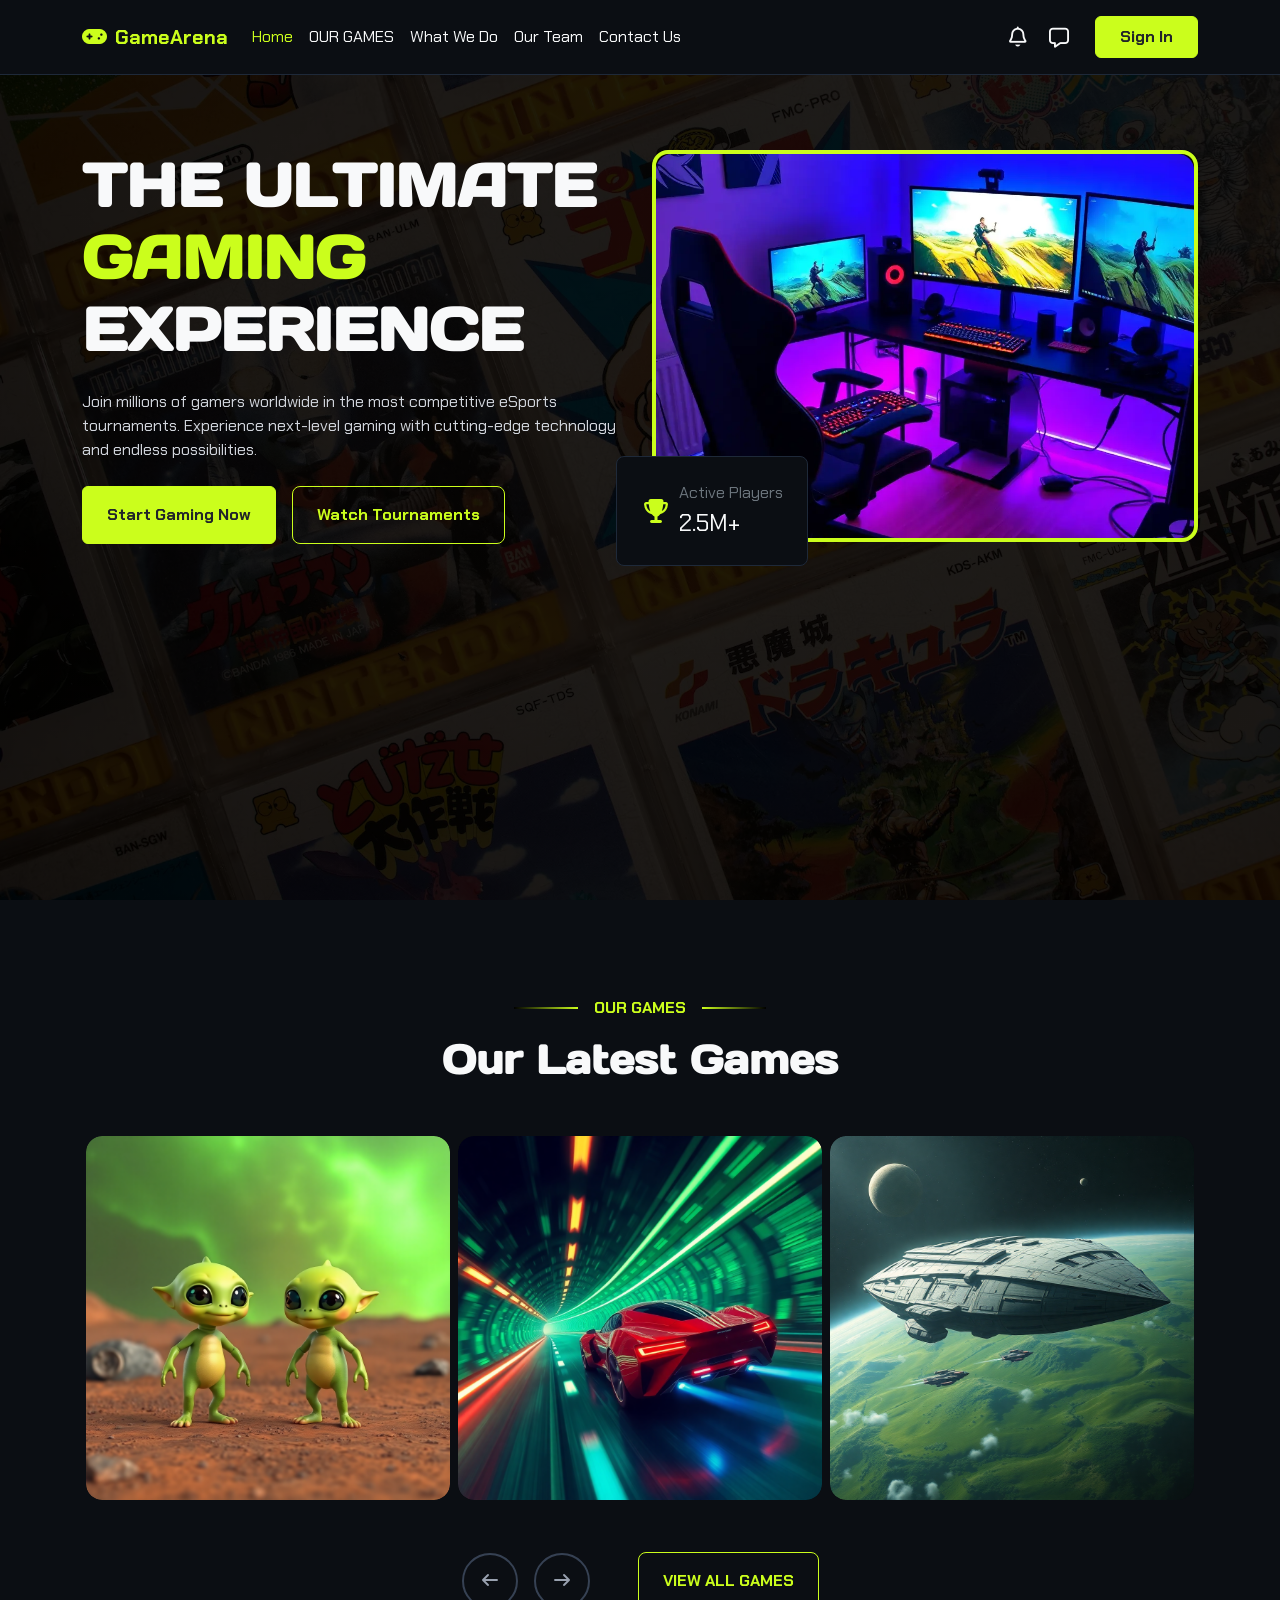
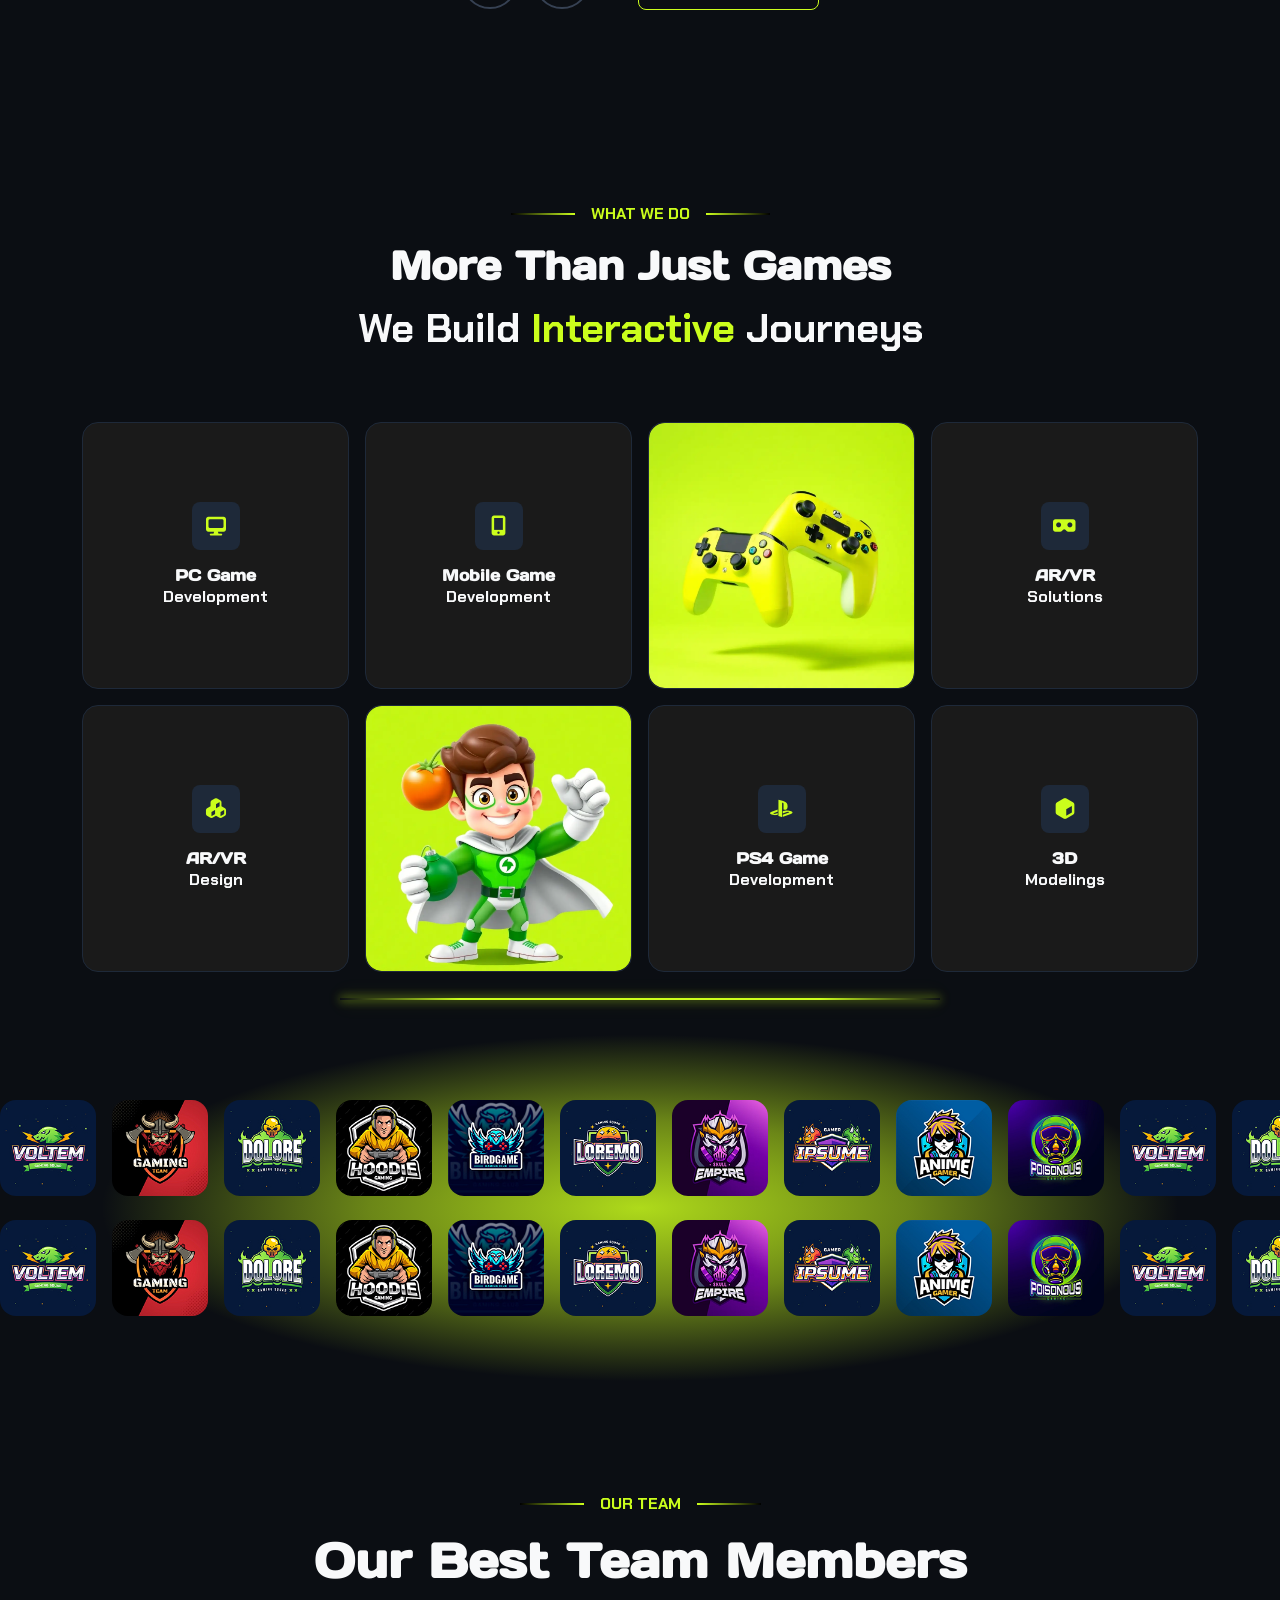
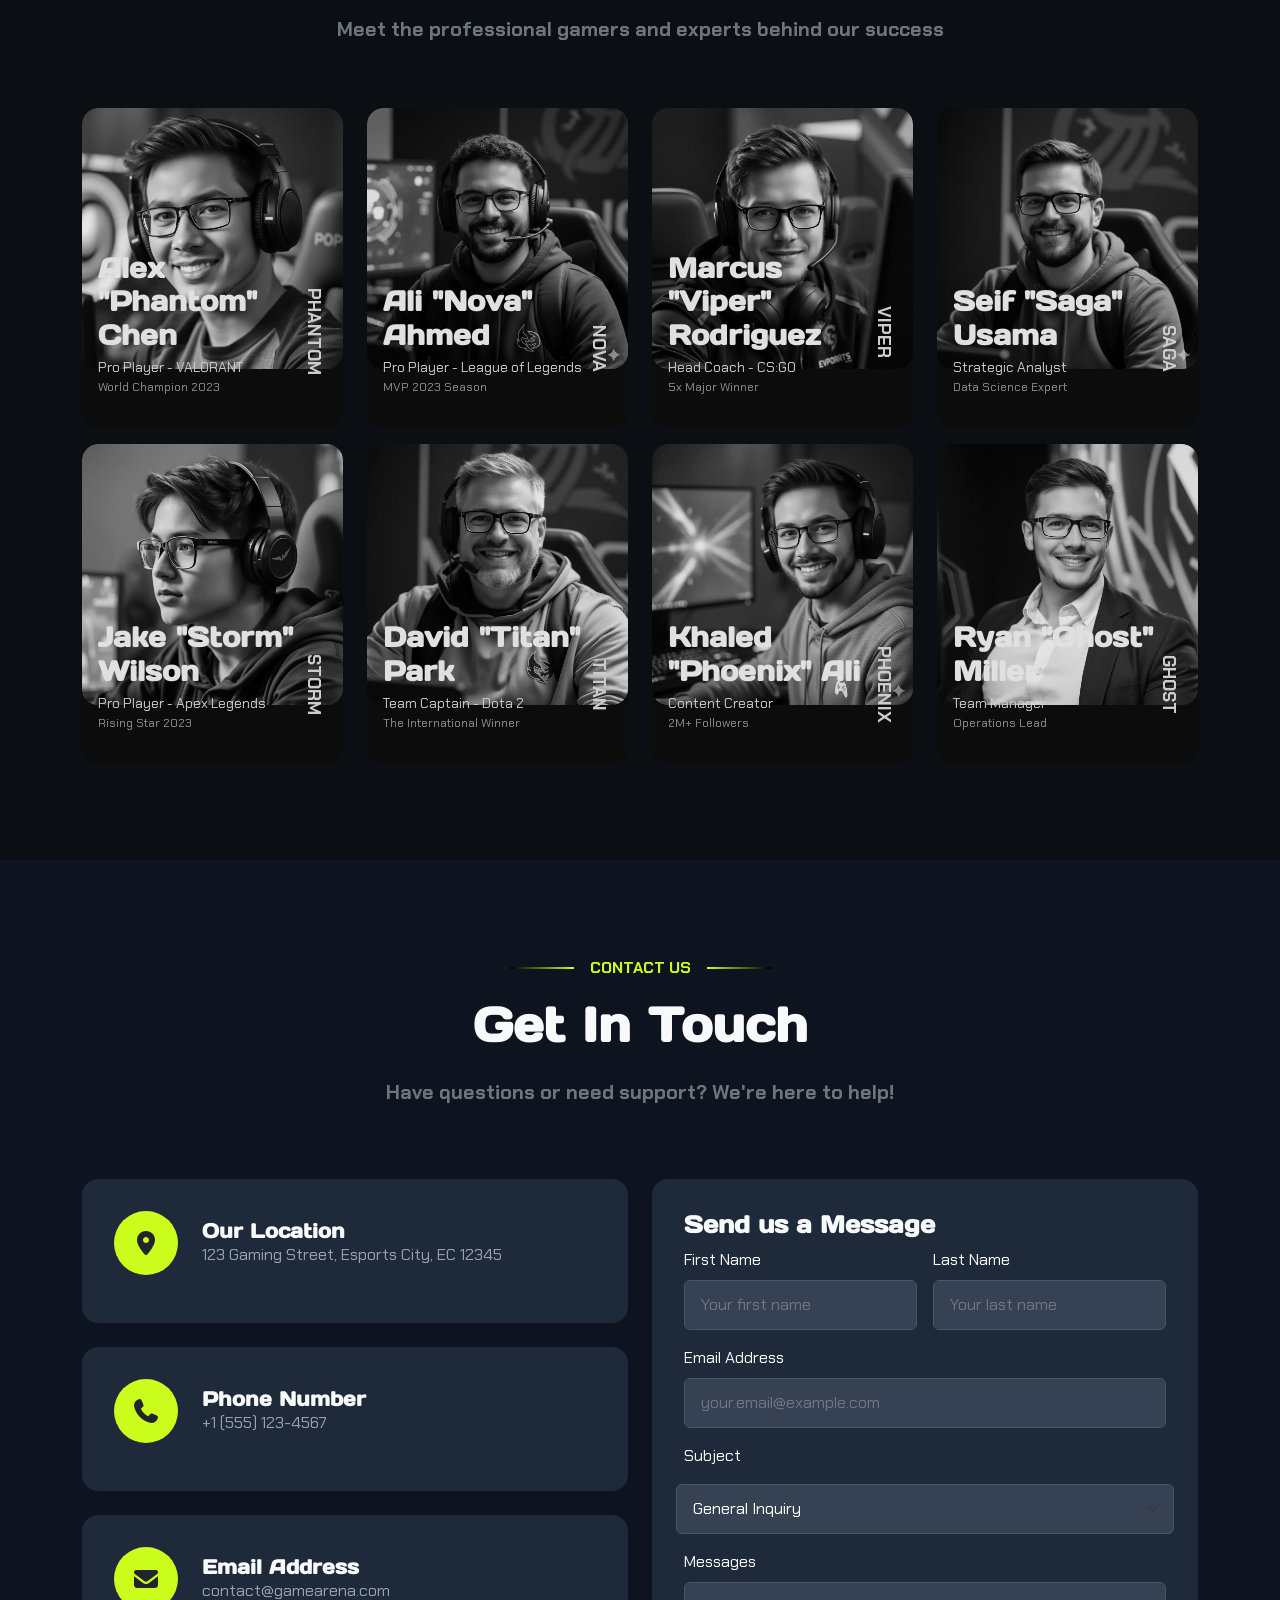
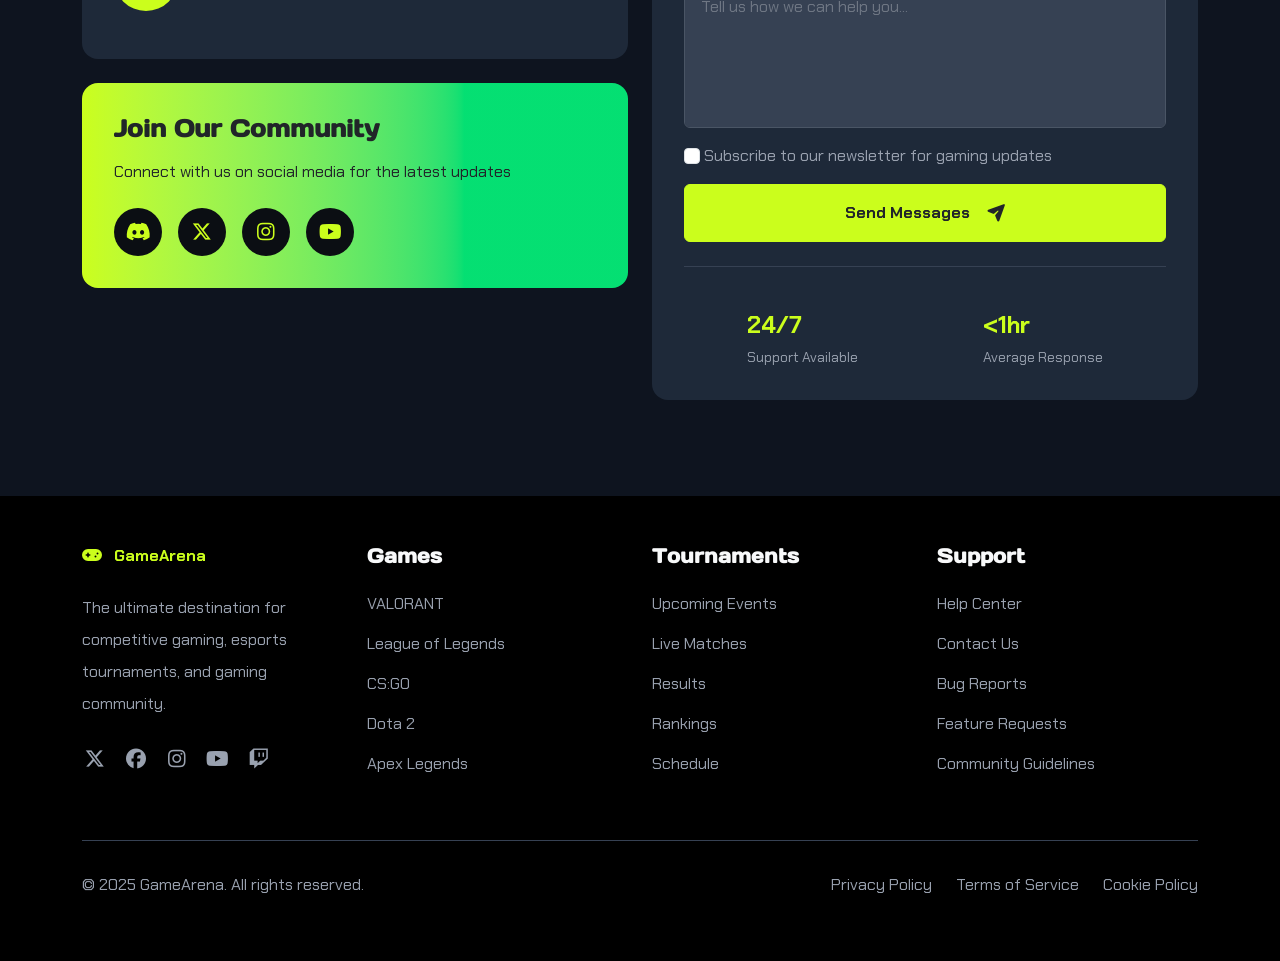
<file: index.html>
<!doctype html>
<html lang="en">
  <head>
    <meta charset="UTF-8" />
    <meta name="viewport" content="width=device-width, initial-scale=1.0" />
    <title>Games website</title>
    <link rel="icon" href="./images/favicon.png" />
    <link rel="preconnect" href="https://fonts.googleapis.com" />
    <link rel="preconnect" href="https://fonts.gstatic.com" crossorigin />
    <link
      href="https://fonts.googleapis.com/css2?family=Chakra+Petch:ital,wght@0,300;0,400;0,500;0,600;0,700;1,300;1,400;1,500;1,600;1,700&display=swap"
      rel="stylesheet"
    />

    <link
      href="https://fonts.googleapis.com/css2?family=Days+One&display=swap"
      rel="stylesheet"
    />
    <link rel="preload" as="image" href="./images/hero-bg.webp" type="image/webp" fetchpriority="high">
    <link rel="stylesheet" href="./css/all.min.css" />
    <link rel="stylesheet" href="./css/bootstrap.min.css" />
    <link rel="stylesheet" href="./css/style.min.css" />
    <link rel="stylesheet" href="./css/layout.css" />
  </head>

  <body data-bs-spy="scroll" data-bs-target="#navId">
  <nav class="navbar navbar-expand-lg bg-dark py-3 fixed-top" id="navId">
  <div class="container">
    <a class="navbar-brand text-primary fw-bold d-flex align-items-center" href="#">
      <span class="fa-solid fa-gamepad me-2"></span>
      GameArena
    </a>
    <div class="d-flex align-items-center gap-3 d-lg-none">
      <a href="#" class="text-light transition-colors hover-text-primary cursor-pointer d-flex align-items-center">
        <span class="fa-regular fa-bell fa-lg"></span>
      </a>
      <a href="#" class="text-light transition-colors hover-text-primary cursor-pointer d-flex align-items-center">
        <span class="fa-regular fa-message fa-lg"></span>
      </a>
      <button
        class="navbar-toggler border-0 p-0 ms-2"
        type="button"
        data-bs-toggle="collapse"
        data-bs-target="#navbarSupportedContent"
        aria-controls="navbarSupportedContent"
        aria-expanded="false"
        aria-label="Toggle navigation"
      >
        <span class="fa-solid fa-bars text-light fa-xl transition-colors hover-text-primary"></span>
      </button>
    </div>
    <div class="collapse navbar-collapse" id="navbarSupportedContent">
      <ul class="navbar-nav me-auto mb-2 mb-lg-0 align-items-lg-center">
        <li class="nav-item">
          <a class="nav-link active text-light" aria-current="page" href="#hero">Home</a>
        </li>
        <li class="nav-item">
          <a class="nav-link text-light transition-colors hover-text-primary" href="#latest-games">OUR GAMES</a>
        </li>
        <li class="nav-item">
          <a class="nav-link text-light transition-colors hover-text-primary" href="#what-we-do">What We Do</a>
        </li>
        <li class="nav-item">
          <a class="nav-link text-light transition-colors hover-text-primary" href="#team-members">Our Team</a>
        </li>
        <li class="nav-item">
          <a class="nav-link text-light transition-colors hover-text-primary" href="#contact">Contact Us</a>
        </li>
      </ul>

      
      <div class="d-flex flex-column flex-lg-row align-items-lg-center gap-3 mt-3 mt-lg-0">
        
        
        <div class="d-none d-lg-flex align-items-center gap-3 me-2">
          <a href="#" class="text-light transition-colors hover-text-primary cursor-pointer">
            <span class="fa-regular fa-bell fa-lg"></span>
          </a>
          <a href="#" class="text-light transition-colors hover-text-primary cursor-pointer">
            <span class="fa-regular fa-message fa-lg"></span>
          </a>
        </div>

        
        <button class="btn btn-primary btn-background text-dark transition-colors fw-bold position-relative btn-shine px-4 py-2 w-100 w-lg-auto">
          Sign In
        </button>
      </div>

    </div>

  </div>
</nav>
    <main>
      <section
        id="hero"
        class="hero-section min-vh-100 pt-30 pb-16 position-relative text-light"
      >
        <div class="container">
          <div class="row align-items-start gy-5">
            <div class="col-lg-6 text-center text-lg-start">
              <h1 class="fs-2 fw-bold mb-4">
                THE ULTIMATE
                <span class="d-block text-primary"> GAMING </span>
                EXPERIENCE
              </h1>
              <p class="text-gray-300 max-w mb-4 m-auto ms-lg-0">
                Join millions of gamers worldwide in the most competitive
                eSports tournaments. Experience next-level gaming with
                cutting-edge technology and endless possibilities.
              </p>
              <div
                class="buttons d-flex flex-column flex-lg-row gap-3 justify-content-center justify-content-lg-start"
              >
                <button
                  class="btn btn-primary btn-background text-dark transition-colors fw-bold position-relative btn-shine px-4 py-3"
                >
                  Start Gaming Now
                </button>
                <button
                  class="btn border-ch rounded-3 text-primary transition-colors fw-bold position-relative btn-shine px-4 py-3"
                >
                  Watch Tournaments
                </button>
              </div>
            </div>
            <div class="col-lg-6 position-relative">
              <div class="inner hero-img-shadow rounded-4">
                <figure>
                  <img
                    src="./images/hero-img.webp"
                    class="w-100 h-96 rounded-4 d-block object-fit-cover"
                    alt="hero-img"
                  />
                </figure>
              </div>
              <div class="position-absolute absolute">
                <div
                  class="bg-dark p-4 d-flex align-items-center justify-content-center gap-2 rounded-3 border-gray"
                >
                  <span class="fa-solid fa-trophy fa-xl text-primary"></span>
                  <div>
                    <p class="m-0 text-secondary">Active Players</p>
                    <p class="fs-4 m-0">2.5M+</p>
                  </div>
                </div>
              </div>
            </div>
          </div>
        </div>
      </section>
      <section id="latest-games" class="bg-dark py-16 text-light">
        <div class="container">
          <div class="text-center">
            <p
              class="section-title text-primary fw-bold position-relative w-fit m-auto mb-3"
            >
              OUR GAMES
            </p>
            <h2 class="fw-bold fs-1">Our Latest Games</h2>
          </div>
          <div
            id="carouselExampleFade"
            class="carousel slide carousel-fade mt-5"
          >
            <div class="carousel-inner">
              <div class="carousel-item active transition-colors d-flex">
                <div class="col-12 col-md-6 col-lg-4 position-relative">
                  <div class="inner p-1 rounded-4 position-relative">
                    <figure class="rounded-4">
                      <img
                        src="./images/latest-games-1.png"
                        class="w-100 d-block object-fit-cover rounded-4 transition-scale"
                        alt="atest-games-1"
                      />
                    </figure>
                    <div
                      class="position-absolute opacity-0 top-8 left-4 d-flex align-items-center gap-2 transition-colors"
                    >
                      <span
                        class="text-light fw-bold bg-black-50 rounded-5 py-1 px-12 fs-12"
                      >
                        <span
                          class="fa-solid fa-gamepad me-1 text-primary"
                        ></span>
                        ADVENTURE
                      </span>
                      <span
                        class="text-light fw-bold bg-black-50 rounded-5 py-1 px-12 fs-12"
                      >
                        <span
                          class="fa-solid fa-users text-primary me-1"
                        ></span>
                        MULTIPLAYER
                      </span>
                    </div>
                    <div
                      class="opacity-0 position-absolute bottom-0 end-0 start-0 translate-y p-4 transition-colors"
                    >
                      <h3 class="fw-bold text-dark fs-18">Alien Companions</h3>
                    </div>
                  </div>
                </div>
                <div class="col-12 col-md col-lg-4 position-relative">
                  <div class="inner p-1 rounded-4 position-relative">
                    <figure class="rounded-4">
                      <img
                        src="./images/latest-games-2.png"
                        class="w-100 d-block object-fit-cover rounded-4 transition-scale"
                        alt="latest-games-2"
                      />
                    </figure>
                    <div
                      class="position-absolute opacity-0 top-8 left-4 d-flex align-items-center gap-2 transition-colors"
                    >
                      <span
                        class="text-light fw-bold bg-black-50 rounded-5 py-1 px-12 fs-12"
                      >
                        <span
                          class="fa-solid fa-flag-checkered me-1 text-primary"
                        ></span>
                        RACING
                      </span>
                      <span
                        class="text-light fw-bold bg-black-50 rounded-5 py-1 px-12 fs-12"
                      >
                        <span class="fa-solid fa-bolt text-primary me-1"></span>
                        SCI-FI
                      </span>
                    </div>
                    <div
                      class="position-absolute opacity-0 bottom-0 end-0 start-0 translate-y p-4 transition-colors"
                    >
                      <h3 class="fw-bold text-dark fs-18">Cyber Run 2099</h3>
                    </div>
                  </div>
                </div>
                <div class="col-12 col-md-6 col-lg-4 position-relative">
                  <div class="inner p-1 rounded-4 position-relative">
                    <figure class="rounded-4">
                      <img
                        src="./images/latest-games-3.png"
                        class="w-100 d-block object-fit-cover rounded-4 transition-scale"
                        alt="latest-games-3"
                      />
                    </figure>
                    <div
                      class="position-absolute opacity-0 top-8 left-4 d-flex align-items-center gap-2 transition-colors"
                    >
                      <span
                        class="text-light fw-bold bg-black-50 rounded-5 py-1 px-12 fs-12"
                      >
                        <span
                          class="fa-brands fa-discord me-1 text-primary"
                        ></span>
                        ACTION
                      </span>
                      <span
                        class="text-light fw-bold bg-black-50 rounded-5 py-1 px-12 fs-12"
                      >
                        <span
                          class="fa-solid fa-microchip text-primary me-1"
                        ></span>
                        GEFORCE
                      </span>
                    </div>
                    <div
                      class="position-absolute opacity-0 bottom-0 end-0 start-0 translate-y p-4 transition-colors"
                    >
                      <h3 class="fw-bold text-dark fs-18">
                        The Legend of Zelda: Tears of the Kingdom
                      </h3>
                    </div>
                  </div>
                </div>
              </div>
              <div class="carousel-item transition-colors d-flex">
                <div class="col-12 col-md-6 col-lg-4 position-relative">
                  <div class="inner p-1 rounded-4 position-relative">
                    <figure class="rounded-4">
                      <img
                        src="./images/latest-games-4.png"
                        class="w-100 d-block object-fit-cover rounded-4 transition-scale"
                        alt="latest-games-4"
                      />
                    </figure>
                    <div
                      class="position-absolute opacity-0 top-8 left-4 d-flex align-items-center gap-2 transition-colors"
                    >
                      <span
                        class="text-light fw-bold bg-black-50 rounded-5 py-1 px-12 fs-12"
                      >
                        <span
                          class="fa-solid fa-shield-halved me-1 text-primary"
                        ></span>
                        RPG
                      </span>
                      <span
                        class="text-light fw-bold bg-black-50 rounded-5 py-1 px-12 fs-12"
                      >
                        <span
                          class="fa-solid fa-wand-magic-sparkles text-primary me-1"
                        ></span>
                        FANTASY
                      </span>
                    </div>
                    <div
                      class="position-absolute opacity-0 bottom-0 end-0 start-0 translate-y p-4 transition-colors"
                    >
                      <h3 class="fw-bold text-dark fs-18">
                        Aetheria Chronicles
                      </h3>
                    </div>
                  </div>
                </div>
                <div class="col-12 col-md-6 col-lg-4 position-relative">
                  <div class="inner p-1 rounded-4 position-relative">
                    <figure class="rounded-4">
                      <img
                        src="./images/latest-games-5.png"
                        class="w-100 d-block object-fit-cover rounded-4 transition-scale"
                        alt="latest-games-5"
                      />
                    </figure>
                    <div
                      class="position-absolute opacity-0 top-8 left-4 d-flex align-items-center gap-2 transition-colors"
                    >
                      <span
                        class="text-light fw-bold bg-black-50 rounded-5 py-1 px-12 fs-12"
                      >
                        <span
                          class="fa-solid fa-crosshairs me-1 text-primary"
                        ></span>
                        SHOOTER
                      </span>
                      <span
                        class="text-light fw-bold bg-black-50 rounded-5 py-1 px-12 fs-12"
                      >
                        <span
                          class="fa-solid fa-user-friends text-primary me-1"
                        ></span>
                        CO-OP
                      </span>
                    </div>
                    <div
                      class="position-absolute opacity-0 bottom-0 end-0 start-0 translate-y p-4 transition-colors"
                    >
                      <h3 class="fw-bold text-dark fs-18">Warfront Protocol</h3>
                    </div>
                  </div>
                </div>
                <div class="col-12 col-md-6 col-lg-4 position-relative">
                  <div class="inner p-1 rounded-4 position-relative">
                    <figure class="rounded-4">
                      <img
                        src="./images/latest-games-6.png"
                        class="w-100 d-block object-fit-cover rounded-4 transition-scale"
                        alt="latest-games-6"
                      />
                    </figure>
                    <div
                      class="position-absolute opacity-0 top-8 left-4 d-flex align-items-center gap-2 transition-colors"
                    >
                      <span
                        class="text-light fw-bold bg-black-50 rounded-5 py-1 px-12 fs-12"
                      >
                        <span
                          class="fa-solid fa-dragon me-1 text-primary"
                        ></span>
                        FOOTBALL
                      </span>
                      <span
                        class="text-light fw-bold bg-black-50 rounded-5 py-1 px-12 fs-12"
                      >
                        <span class="fa-solid fa-star text-primary me-1"></span>
                        FANTASY
                      </span>
                    </div>
                    <div
                      class="position-absolute opacity-0 bottom-0 end-0 start-0 translate-y p-4 transition-colors"
                    >
                      <h3 class="fw-bold text-dark fs-18">Shot Striker</h3>
                    </div>
                  </div>
                </div>
              </div>
              <div class="carousel-item transition-colors d-flex">
                <div class="col-12 col-md-6 col-lg-4 position-relative">
                  <div class="inner p-1 rounded-4 position-relative">
                    <figure class="rounded-4">
                      <img
                        src="./images/latest-games-7.png"
                        class="w-100 d-block object-fit-cover rounded-4 transition-scale"
                        alt="latest-games-7"
                      />
                    </figure>
                    <div
                      class="position-absolute opacity-0 top-8 left-4 d-flex align-items-center gap-2 transition-colors"
                    >
                      <span
                        class="text-light fw-bold bg-black-50 rounded-5 py-1 px-12 fs-12"
                      >
                        <span
                          class="fa-solid fa-trophy me-1 text-primary"
                        ></span>
                        SPORTS
                      </span>
                      <span
                        class="text-light fw-bold bg-black-50 rounded-5 py-1 px-12 fs-12"
                      >
                        <span class="fa-solid fa-fire text-primary me-1"></span>
                        LEAGUE
                      </span>
                    </div>
                    <div
                      class="position-absolute opacity-0 bottom-0 end-0 start-0 translate-y p-4 transition-colors"
                    >
                      <h3 class="fw-bold text-dark fs-18">
                        Epic Gaming League
                      </h3>
                    </div>
                  </div>
                </div>
                <div class="col-12 col-md-6 col-lg-4 position-relative">
                  <div class="inner p-1 rounded-4 position-relative">
                    <figure class="rounded-4">
                      <img
                        src="./images/latest-games-8.png"
                        class="w-100 d-block object-fit-cover rounded-4 transition-scale"
                        alt="latest-games-8"
                      />
                    </figure>
                    <div
                      class="position-absolute opacity-0 top-8 left-4 d-flex align-items-center gap-2 transition-colors"
                    >
                      <span
                        class="text-light fw-bold bg-black-50 rounded-5 py-1 px-12 fs-12"
                      >
                        <span
                          class="fa-solid fa-rocket me-1 text-primary"
                        ></span>
                        SPACE
                      </span>
                      <span
                        class="text-light fw-bold bg-black-50 rounded-5 py-1 px-12 fs-12"
                      >
                        <span
                          class="fa-solid fa-globe text-primary me-1"
                        ></span>
                        EXPLORATION
                      </span>
                    </div>
                    <div
                      class="position-absolute opacity-0 bottom-0 end-0 start-0 translate-y p-4 transition-colors"
                    >
                      <h3 class="fw-bold text-dark fs-18">
                        Barren alien worlds
                      </h3>
                    </div>
                  </div>
                </div>
                <div class="col-12 col-md-6 col-lg-4 position-relative">
                  <div class="inner p-1 rounded-4 position-relative">
                    <figure class="rounded-4">
                      <img
                        src="./images/latest-games-9.png"
                        class="w-100 d-block object-fit-cover rounded-4 transition-scale"
                        alt="latest-games-9"
                      />
                    </figure>
                    <div
                      class="position-absolute opacity-0 top-8 left-4 d-flex align-items-center gap-2 transition-colors"
                    >
                      <span
                        class="text-light fw-bold bg-black-50 rounded-5 py-1 px-12 fs-12"
                      >
                        <span
                          class="fa-solid fa-hat-wizard me-1 text-primary"
                        ></span>
                        ACTION
                      </span>
                      <span
                        class="text-light fw-bold bg-black-50 rounded-5 py-1 px-12 fs-12"
                      >
                        <span
                          class="fa-solid fa-dungeon text-primary me-1"
                        ></span>
                        FUTURISTIC
                      </span>
                    </div>
                    <div
                      class="position-absolute opacity-0 bottom-0 end-0 start-0 translate-y p-4 transition-colors"
                    >
                      <h3 class="fw-bold text-dark fs-18">Cloveland Quest</h3>
                    </div>
                  </div>
                </div>
              </div>
            </div>
            <div
              class="button-games d-flex flex-column flex-md-row justify-content-center gap-5 mt-5"
            >
              <div
                class="button-switch d-flex align-items-center justify-content-center gap-3"
              >
                <button
                  class="btn btn-ch transition-colors rounded-circle border-2 hover-text-primary"
                  type="button"
                  data-bs-target="#carouselExampleFade"
                  data-bs-slide="prev"
                >
                  <span
                    class="fa-solid fa-arrow-left text-gray-400 hover-text-primary"
                  ></span>
                  <span class="visually-hidden">Previous</span>
                </button>
                <button
                  class="btn btn-ch transition-colors rounded-circle border-2 hover-text-primary"
                  type="button"
                  data-bs-target="#carouselExampleFade"
                  data-bs-slide="next"
                >
                  <span class="fa-solid fa-arrow-right text-gray-400"></span>
                  <span class="visually-hidden">Next</span>
                </button>
              </div>
              <button
                class="btn border-ch rounded-3 text-primary transition-colors fw-bold position-relative px-4 py-3"
              >
                VIEW ALL GAMES
              </button>
            </div>
          </div>
        </div>
      </section>
      <section
        id="what-we-do"
        class="bg-dark pt-16 pb-5 text-light position-relative section-separator"
      >
        <div class="container">
          <div class="text-center">
            <p
              class="section-title text-primary fw-bold position-relative w-fit m-auto mb-3"
            >
              WHAT WE DO
            </p>
            <h2 class="fw-bold fs-1">More Than Just Games</h2>
            <p class="fw-bold fs-1">
              We Build
              <span class="text-primary"> Interactive </span>
              Journeys
            </p>
          </div>

          <div class="row mt-5 gy-3 gx-2 gx-sm-3 align-items-stretch">
            <div class="col-6 col-md-6 col-lg-3 d-flex">
              <div
                class="inner w-100 position-relative bg-dark-50 p-3 p-sm-4 d-flex flex-column justify-content-center align-items-center transition-scale text-center border-1 border-gray rounded-4 overflow-hidden"
              >
                <div
                  class="icon w-48 h-48 bg-gray-800 transition-scale rounded-3 d-flex justify-content-center align-items-center mb-3"
                >
                  <span
                    class="fa-solid fa-desktop text-primary transition-scale fa-lg"
                  ></span>
                </div>
                <h3 class="fs-6 fs-sm-5 fw-bold m-0">PC Game</h3>
                <span class="fs-6 fs-sm-5 fw-bold"> Development </span>
              </div>
            </div>

            <div class="col-6 col-md-6 col-lg-3 d-flex">
              <div
                class="inner w-100 position-relative bg-dark-50 p-3 p-sm-4 d-flex flex-column justify-content-center align-items-center transition-scale text-center border-1 border-gray rounded-4 overflow-hidden"
              >
                <div
                  class="icon w-48 h-48 bg-gray-800 transition-scale rounded-3 d-flex justify-content-center align-items-center mb-3"
                >
                  <span
                    class="fa-solid fa-mobile-screen-button text-primary transition-scale fa-lg"
                  ></span>
                </div>
                <h3 class="fs-6 fs-sm-5 fw-bold m-0">Mobile Game</h3>
                <span class="fs-6 fs-sm-5 fw-bold"> Development </span>
              </div>
            </div>

            <div class="col-6 col-md-6 col-lg-3 d-flex">
              <div
                class="overflow-hidden w-100 bg-dark-50 text-center border-1 border-gray rounded-4 d-flex"
              >
                <figure class="rounded-4 m-0 w-100 h-100">
                  <img
                    src="./images/what-we-do-1.webp"
                    class="w-100 h-100 d-block object-fit-cover rounded-4"
                    alt="what-we-do-1"
                  />
                </figure>
              </div>
            </div>

            <div class="col-6 col-md-6 col-lg-3 d-flex">
              <div
                class="inner w-100 position-relative bg-dark-50 p-3 p-sm-4 d-flex flex-column justify-content-center align-items-center transition-scale text-center border-1 border-gray rounded-4 overflow-hidden"
              >
                <div
                  class="icon w-48 h-48 bg-gray-800 transition-scale rounded-3 d-flex justify-content-center align-items-center mb-3"
                >
                  <span
                    class="fa-solid fa-vr-cardboard text-primary transition-scale fa-lg"
                  ></span>
                </div>
                <h3 class="fs-6 fs-sm-5 fw-bold m-0">AR/VR</h3>
                <span class="fs-6 fs-sm-5 fw-bold"> Solutions </span>
              </div>
            </div>

            <div class="col-6 col-md-6 col-lg-3 d-flex">
              <div
                class="inner w-100 position-relative bg-dark-50 p-3 p-sm-4 d-flex flex-column justify-content-center align-items-center transition-scale text-center border-1 border-gray rounded-4 overflow-hidden"
              >
                <div
                  class="icon w-48 h-48 bg-gray-800 transition-scale rounded-3 d-flex justify-content-center align-items-center mb-3"
                >
                  <span
                    class="fa-solid fa-cubes text-primary transition-scale fa-lg"
                  ></span>
                </div>
                <h3 class="fs-6 fs-sm-5 fw-bold m-0">AR/VR</h3>
                <span class="fs-6 fs-sm-5 fw-bold"> Design </span>
              </div>
            </div>

            <div class="col-6 col-md-6 col-lg-3 d-flex">
              <div
                class="overflow-hidden w-100 bg-dark-50 text-center border-1 border-gray rounded-4 d-flex"
              >
                <figure class="rounded-4 m-0 w-100 h-100">
                  <img
                    src="./images/what-we-do-2.webp"
                    class="w-100 h-100 d-block object-fit-cover rounded-4"
                    alt="what-we-do-2"
                  />
                </figure>
              </div>
            </div>

            <div class="col-6 col-md-6 col-lg-3 d-flex">
              <div
                class="inner w-100 position-relative bg-dark-50 p-3 p-sm-4 d-flex flex-column justify-content-center align-items-center transition-scale text-center border-1 border-gray rounded-4 overflow-hidden"
              >
                <div
                  class="icon w-48 h-48 bg-gray-800 transition-scale rounded-3 d-flex justify-content-center align-items-center mb-3"
                >
                  <span
                    class="fa-brands fa-playstation text-primary transition-scale fa-lg"
                  ></span>
                </div>
                <h3 class="fs-6 fs-sm-5 fw-bold m-0">PS4 Game</h3>
                <span class="fs-6 fs-sm-5 fw-bold"> Development </span>
              </div>
            </div>

            <div class="col-6 col-md-6 col-lg-3 d-flex">
              <div
                class="inner w-100 position-relative bg-dark-50 p-3 p-sm-4 d-flex flex-column justify-content-center align-items-center transition-scale text-center border-1 border-gray rounded-4 overflow-hidden"
              >
                <div
                  class="icon w-48 h-48 bg-gray-800 transition-scale rounded-3 d-flex justify-content-center align-items-center mb-3"
                >
                  <span
                    class="fa-solid fa-cube text-primary transition-scale fa-lg"
                  ></span>
                </div>
                <h3 class="fs-6 fs-sm-5 fw-bold m-0">3D</h3>
                <span class="fs-6 fs-sm-5 fw-bold"> Modelings </span>
              </div>
            </div>
          </div>
        </div>
      </section>
      <section id="sponsors" class="bg-dark py-13 overflow-hidden">
        <div class="position-relative">
          <div class="position-relative overflow-hidden mb-4">
            <div class="d-flex animate-scroll-left">
              <div class="d-flex gap-3">
                <div
                  class="transition-colors bg-gray-800 rounded-4 overflow-hidden w-24 h-24 d-flex justify-content-center align-items-center"
                >
                  <figure class="m-0">
                    <img
                      src="./images/logo-1.jpg"
                      class="w-100 d-block overflow-hidden"
                      alt="logo-1"
                    />
                  </figure>
                </div>
                <div
                  class="transition-colors bg-gray-800 rounded-4 overflow-hidden w-24 h-24 d-flex justify-content-center align-items-center"
                >
                  <figure class="m-0">
                    <img
                      src="./images/logo-2.jpg"
                      class="w-100 d-block overflow-hidden"
                      alt="logo-2"
                    />
                  </figure>
                </div>
                <div
                  class="transition-colors bg-gray-800 rounded-4 overflow-hidden w-24 h-24 d-flex justify-content-center align-items-center"
                >
                  <figure class="m-0">
                    <img
                      src="./images/logo-3.jpg"
                      class="w-100 d-block overflow-hidden"
                      alt="logo-3"
                    />
                  </figure>
                </div>
                <div
                  class="transition-colors bg-gray-800 rounded-4 overflow-hidden w-24 h-24 d-flex justify-content-center align-items-center"
                >
                  <figure class="m-0">
                    <img
                      src="./images/logo-4.jpg"
                      class="w-100 d-block overflow-hidden"
                      alt="logo-4"
                    />
                  </figure>
                </div>
                <div
                  class="transition-colors bg-gray-800 rounded-4 overflow-hidden w-24 h-24 d-flex justify-content-center align-items-center"
                >
                  <figure class="m-0">
                    <img
                      src="./images/logo-5.jpg"
                      class="w-100 d-block overflow-hidden"
                      alt="logo-5"
                    />
                  </figure>
                </div>
                <div
                  class="transition-colors bg-gray-800 rounded-4 overflow-hidden w-24 h-24 d-flex justify-content-center align-items-center"
                >
                  <figure class="m-0">
                    <img
                      src="./images/logo-6.jpg"
                      class="w-100 d-block overflow-hidden"
                      alt="logo-6"
                    />
                  </figure>
                </div>
                <div
                  class="transition-colors bg-gray-800 rounded-4 overflow-hidden w-24 h-24 d-flex justify-content-center align-items-center"
                >
                  <figure class="m-0">
                    <img
                      src="./images/logo-7.jpg"
                      class="w-100 d-block overflow-hidden"
                      alt="logo-7"
                    />
                  </figure>
                </div>
                <div
                  class="transition-colors bg-gray-800 rounded-4 overflow-hidden w-24 h-24 d-flex justify-content-center align-items-center"
                >
                  <figure class="m-0">
                    <img
                      src="./images/logo-8.jpg"
                      class="w-100 d-block overflow-hidden"
                      alt="logo-8"
                    />
                  </figure>
                </div>
                <div
                  class="transition-colors bg-gray-800 rounded-4 overflow-hidden w-24 h-24 d-flex justify-content-center align-items-center"
                >
                  <figure class="m-0">
                    <img
                      src="./images/logo-9.jpg"
                      class="w-100 d-block overflow-hidden"
                      alt="logo-9"
                    />
                  </figure>
                </div>
                <div
                  class="transition-colors bg-gray-800 rounded-4 overflow-hidden w-24 h-24 d-flex justify-content-center align-items-center"
                >
                  <figure class="m-0">
                    <img
                      src="./images/logo-10.jpg"
                      class="w-100 d-block overflow-hidden"
                      alt="logo-10"
                    />
                  </figure>
                </div>
                <div
                  class="transition-colors bg-gray-800 rounded-4 overflow-hidden w-24 h-24 d-flex justify-content-center align-items-center"
                >
                  <figure class="m-0">
                    <img
                      src="./images/logo-11.jpg"
                      class="w-100 d-block overflow-hidden"
                      alt="logo-11"
                    />
                  </figure>
                </div>
                <div
                  class="transition-colors bg-gray-800 rounded-4 overflow-hidden w-24 h-24 d-flex justify-content-center align-items-center"
                >
                  <figure class="m-0">
                    <img
                      src="./images/logo-12.jpg"
                      class="w-100 d-block overflow-hidden"
                      alt="logo-12"
                    />
                  </figure>
                </div>
                <div
                  class="transition-colors bg-gray-800 rounded-4 overflow-hidden w-24 h-24 d-flex justify-content-center align-items-center"
                >
                  <figure class="m-0">
                    <img
                      src="./images/logo-1.jpg"
                      class="w-100 d-block overflow-hidden"
                      alt="logo-1"
                    />
                  </figure>
                </div>
                <div
                  class="transition-colors bg-gray-800 rounded-4 overflow-hidden w-24 h-24 d-flex justify-content-center align-items-center"
                >
                  <figure class="m-0">
                    <img
                      src="./images/logo-2.jpg"
                      class="w-100 d-block overflow-hidden"
                      alt="logo-2"
                    />
                  </figure>
                </div>
                <div
                  class="transition-colors bg-gray-800 rounded-4 overflow-hidden w-24 h-24 d-flex justify-content-center align-items-center"
                >
                  <figure class="m-0">
                    <img
                      src="./images/logo-3.jpg"
                      class="w-100 d-block overflow-hidden"
                      alt="logo-3"
                    />
                  </figure>
                </div>
                <div
                  class="transition-colors bg-gray-800 rounded-4 overflow-hidden w-24 h-24 d-flex justify-content-center align-items-center"
                >
                  <figure class="m-0">
                    <img
                      src="./images/logo-4.jpg"
                      class="w-100 d-block overflow-hidden"
                      alt="logo-4"
                    />
                  </figure>
                </div>
                <div
                  class="transition-colors bg-gray-800 rounded-4 overflow-hidden w-24 h-24 d-flex justify-content-center align-items-center"
                >
                  <figure class="m-0">
                    <img
                      src="./images/logo-5.jpg"
                      class="w-100 d-block overflow-hidden"
                      alt="logo-5"
                    />
                  </figure>
                </div>
                <div
                  class="transition-colors bg-gray-800 rounded-4 overflow-hidden w-24 h-24 d-flex justify-content-center align-items-center"
                >
                  <figure class="m-0">
                    <img
                      src="./images/logo-6.jpg"
                      class="w-100 d-block overflow-hidden"
                      alt="logo-6"
                    />
                  </figure>
                </div>
                <div
                  class="transition-colors bg-gray-800 rounded-4 overflow-hidden w-24 h-24 d-flex justify-content-center align-items-center"
                >
                  <figure class="m-0">
                    <img
                      src="./images/logo-7.jpg"
                      class="w-100 d-block overflow-hidden"
                      alt="logo-7"
                    />
                  </figure>
                </div>
                <div
                  class="transition-colors bg-gray-800 rounded-4 overflow-hidden w-24 h-24 d-flex justify-content-center align-items-center"
                >
                  <figure class="m-0">
                    <img
                      src="./images/logo-8.jpg"
                      class="w-100 d-block overflow-hidden"
                      alt="logo-8"
                    />
                  </figure>
                </div>
                <div
                  class="transition-colors bg-gray-800 rounded-4 overflow-hidden w-24 h-24 d-flex justify-content-center align-items-center"
                >
                  <figure class="m-0">
                    <img
                      src="./images/logo-9.jpg"
                      class="w-100 d-block overflow-hidden"
                      alt="logo-9"
                    />
                  </figure>
                </div>
                <div
                  class="transition-colors bg-gray-800 rounded-4 overflow-hidden w-24 h-24 d-flex justify-content-center align-items-center"
                >
                  <figure class="m-0">
                    <img
                      src="./images/logo-10.jpg"
                      class="w-100 d-block overflow-hidden"
                      alt="logo-10"
                    />
                  </figure>
                </div>
                <div
                  class="transition-colors bg-gray-800 rounded-4 overflow-hidden w-24 h-24 d-flex justify-content-center align-items-center"
                >
                  <figure class="m-0">
                    <img
                      src="./images/logo-11.jpg"
                      class="w-100 d-block overflow-hidden"
                      alt="logo-11"
                    />
                  </figure>
                </div>
                <div
                  class="transition-colors bg-gray-800 rounded-4 overflow-hidden w-24 h-24 d-flex justify-content-center align-items-center"
                >
                  <figure class="m-0">
                    <img
                      src="./images/logo-12.jpg"
                      class="w-100 d-block overflow-hidden"
                      alt="logo-12"
                    />
                  </figure>
                </div>
                <div
                  class="transition-colors bg-gray-800 rounded-4 overflow-hidden w-24 h-24 d-flex justify-content-center align-items-center"
                >
                  <figure class="m-0">
                    <img
                      src="./images/logo-1.jpg"
                      class="w-100 d-block overflow-hidden"
                      alt="logo-1"
                    />
                  </figure>
                </div>
                <div
                  class="transition-colors bg-gray-800 rounded-4 overflow-hidden w-24 h-24 d-flex justify-content-center align-items-center"
                >
                  <figure class="m-0">
                    <img
                      src="./images/logo-2.jpg"
                      class="w-100 d-block overflow-hidden"
                      alt="logo-2"
                    />
                  </figure>
                </div>
                <div
                  class="transition-colors bg-gray-800 rounded-4 overflow-hidden w-24 h-24 d-flex justify-content-center align-items-center"
                >
                  <figure class="m-0">
                    <img
                      src="./images/logo-3.jpg"
                      class="w-100 d-block overflow-hidden"
                      alt="logo-3"
                    />
                  </figure>
                </div>
                <div
                  class="transition-colors bg-gray-800 rounded-4 overflow-hidden w-24 h-24 d-flex justify-content-center align-items-center"
                >
                  <figure class="m-0">
                    <img
                      src="./images/logo-4.jpg"
                      class="w-100 d-block overflow-hidden"
                      alt="logo-4"
                    />
                  </figure>
                </div>
                <div
                  class="transition-colors bg-gray-800 rounded-4 overflow-hidden w-24 h-24 d-flex justify-content-center align-items-center"
                >
                  <figure class="m-0">
                    <img
                      src="./images/logo-5.jpg"
                      class="w-100 d-block overflow-hidden"
                      alt="logo-5"
                    />
                  </figure>
                </div>
                <div
                  class="transition-colors bg-gray-800 rounded-4 overflow-hidden w-24 h-24 d-flex justify-content-center align-items-center"
                >
                  <figure class="m-0">
                    <img
                      src="./images/logo-6.jpg"
                      class="w-100 d-block overflow-hidden"
                      alt="logo-6"
                    />
                  </figure>
                </div>
                <div
                  class="transition-colors bg-gray-800 rounded-4 overflow-hidden w-24 h-24 d-flex justify-content-center align-items-center"
                >
                  <figure class="m-0">
                    <img
                      src="./images/logo-7.jpg"
                      class="w-100 d-block overflow-hidden"
                      alt="logo-7"
                    />
                  </figure>
                </div>
                <div
                  class="transition-colors bg-gray-800 rounded-4 overflow-hidden w-24 h-24 d-flex justify-content-center align-items-center"
                >
                  <figure class="m-0">
                    <img
                      src="./images/logo-8.jpg"
                      class="w-100 d-block overflow-hidden"
                      alt="logo-8"
                    />
                  </figure>
                </div>
                <div
                  class="transition-colors bg-gray-800 rounded-4 overflow-hidden w-24 h-24 d-flex justify-content-center align-items-center"
                >
                  <figure class="m-0">
                    <img
                      src="./images/logo-9.jpg"
                      class="w-100 d-block overflow-hidden"
                      alt="logo-9"
                    />
                  </figure>
                </div>
                <div
                  class="transition-colors bg-gray-800 rounded-4 overflow-hidden w-24 h-24 d-flex justify-content-center align-items-center"
                >
                  <figure class="m-0">
                    <img
                      src="./images/logo-10.jpg"
                      class="w-100 d-block overflow-hidden"
                      alt="logo-10"
                    />
                  </figure>
                </div>
                <div
                  class="transition-colors bg-gray-800 rounded-4 overflow-hidden w-24 h-24 d-flex justify-content-center align-items-center"
                >
                  <figure class="m-0">
                    <img
                      src="./images/logo-11.jpg"
                      class="w-100 d-block overflow-hidden"
                      alt="logo-11"
                    />
                  </figure>
                </div>
                <div
                  class="transition-colors bg-gray-800 rounded-4 overflow-hidden w-24 h-24 d-flex justify-content-center align-items-center"
                >
                  <figure class="m-0">
                    <img
                      src="./images/logo-12.jpg"
                      class="w-100 d-block overflow-hidden"
                      alt="logo-12"
                    />
                  </figure>
                </div>
              </div>
            </div>
          </div>
          <div class="position-relative overflow-hidden">
            <div class="d-flex animate-scroll-right">
              <div class="d-flex gap-3">
                <div
                  class="transition-colors bg-gray-800 rounded-4 overflow-hidden w-24 h-24 d-flex justify-content-center align-items-center"
                >
                  <figure class="m-0">
                    <img
                      src="./images/logo-1.jpg"
                      class="w-100 d-block overflow-hidden"
                      alt="logo-1"
                    />
                  </figure>
                </div>
                <div
                  class="transition-colors bg-gray-800 rounded-4 overflow-hidden w-24 h-24 d-flex justify-content-center align-items-center"
                >
                  <figure class="m-0">
                    <img
                      src="./images/logo-2.jpg"
                      class="w-100 d-block overflow-hidden"
                      alt="logo-2"
                    />
                  </figure>
                </div>
                <div
                  class="transition-colors bg-gray-800 rounded-4 overflow-hidden w-24 h-24 d-flex justify-content-center align-items-center"
                >
                  <figure class="m-0">
                    <img
                      src="./images/logo-3.jpg"
                      class="w-100 d-block overflow-hidden"
                      alt="logo-3"
                    />
                  </figure>
                </div>
                <div
                  class="transition-colors bg-gray-800 rounded-4 overflow-hidden w-24 h-24 d-flex justify-content-center align-items-center"
                >
                  <figure class="m-0">
                    <img
                      src="./images/logo-4.jpg"
                      class="w-100 d-block overflow-hidden"
                      alt="logo-4"
                    />
                  </figure>
                </div>
                <div
                  class="transition-colors bg-gray-800 rounded-4 overflow-hidden w-24 h-24 d-flex justify-content-center align-items-center"
                >
                  <figure class="m-0">
                    <img
                      src="./images/logo-5.jpg"
                      class="w-100 d-block overflow-hidden"
                      alt="logo-5"
                    />
                  </figure>
                </div>
                <div
                  class="transition-colors bg-gray-800 rounded-4 overflow-hidden w-24 h-24 d-flex justify-content-center align-items-center"
                >
                  <figure class="m-0">
                    <img
                      src="./images/logo-6.jpg"
                      class="w-100 d-block overflow-hidden"
                      alt="logo-6"
                    />
                  </figure>
                </div>
                <div
                  class="transition-colors bg-gray-800 rounded-4 overflow-hidden w-24 h-24 d-flex justify-content-center align-items-center"
                >
                  <figure class="m-0">
                    <img
                      src="./images/logo-7.jpg"
                      class="w-100 d-block overflow-hidden"
                      alt="logo-7"
                    />
                  </figure>
                </div>
                <div
                  class="transition-colors bg-gray-800 rounded-4 overflow-hidden w-24 h-24 d-flex justify-content-center align-items-center"
                >
                  <figure class="m-0">
                    <img
                      src="./images/logo-8.jpg"
                      class="w-100 d-block overflow-hidden"
                      alt="logo-8"
                    />
                  </figure>
                </div>
                <div
                  class="transition-colors bg-gray-800 rounded-4 overflow-hidden w-24 h-24 d-flex justify-content-center align-items-center"
                >
                  <figure class="m-0">
                    <img
                      src="./images/logo-9.jpg"
                      class="w-100 d-block overflow-hidden"
                      alt="logo-9"
                    />
                  </figure>
                </div>
                <div
                  class="transition-colors bg-gray-800 rounded-4 overflow-hidden w-24 h-24 d-flex justify-content-center align-items-center"
                >
                  <figure class="m-0">
                    <img
                      src="./images/logo-10.jpg"
                      class="w-100 d-block overflow-hidden"
                      alt="logo-10"
                    />
                  </figure>
                </div>
                <div
                  class="transition-colors bg-gray-800 rounded-4 overflow-hidden w-24 h-24 d-flex justify-content-center align-items-center"
                >
                  <figure class="m-0">
                    <img
                      src="./images/logo-11.jpg"
                      class="w-100 d-block overflow-hidden"
                      alt="logo-11"
                    />
                  </figure>
                </div>
                <div
                  class="transition-colors bg-gray-800 rounded-4 overflow-hidden w-24 h-24 d-flex justify-content-center align-items-center"
                >
                  <figure class="m-0">
                    <img
                      src="./images/logo-12.jpg"
                      class="w-100 d-block overflow-hidden"
                      alt="logo-12"
                    />
                  </figure>
                </div>
                <div
                  class="transition-colors bg-gray-800 rounded-4 overflow-hidden w-24 h-24 d-flex justify-content-center align-items-center"
                >
                  <figure class="m-0">
                    <img
                      src="./images/logo-1.jpg"
                      class="w-100 d-block overflow-hidden"
                      alt="logo-1"
                    />
                  </figure>
                </div>
                <div
                  class="transition-colors bg-gray-800 rounded-4 overflow-hidden w-24 h-24 d-flex justify-content-center align-items-center"
                >
                  <figure class="m-0">
                    <img
                      src="./images/logo-2.jpg"
                      class="w-100 d-block overflow-hidden"
                      alt="logo-2"
                    />
                  </figure>
                </div>
                <div
                  class="transition-colors bg-gray-800 rounded-4 overflow-hidden w-24 h-24 d-flex justify-content-center align-items-center"
                >
                  <figure class="m-0">
                    <img
                      src="./images/logo-3.jpg"
                      class="w-100 d-block overflow-hidden"
                      alt="logo-3"
                    />
                  </figure>
                </div>
                <div
                  class="transition-colors bg-gray-800 rounded-4 overflow-hidden w-24 h-24 d-flex justify-content-center align-items-center"
                >
                  <figure class="m-0">
                    <img
                      src="./images/logo-4.jpg"
                      class="w-100 d-block overflow-hidden"
                      alt="logo-4"
                    />
                  </figure>
                </div>
                <div
                  class="transition-colors bg-gray-800 rounded-4 overflow-hidden w-24 h-24 d-flex justify-content-center align-items-center"
                >
                  <figure class="m-0">
                    <img
                      src="./images/logo-5.jpg"
                      class="w-100 d-block overflow-hidden"
                      alt="logo-5"
                    />
                  </figure>
                </div>
                <div
                  class="transition-colors bg-gray-800 rounded-4 overflow-hidden w-24 h-24 d-flex justify-content-center align-items-center"
                >
                  <figure class="m-0">
                    <img
                      src="./images/logo-6.jpg"
                      class="w-100 d-block overflow-hidden"
                      alt="logo-6"
                    />
                  </figure>
                </div>
                <div
                  class="transition-colors bg-gray-800 rounded-4 overflow-hidden w-24 h-24 d-flex justify-content-center align-items-center"
                >
                  <figure class="m-0">
                    <img
                      src="./images/logo-7.jpg"
                      class="w-100 d-block overflow-hidden"
                      alt="logo-7"
                    />
                  </figure>
                </div>
                <div
                  class="transition-colors bg-gray-800 rounded-4 overflow-hidden w-24 h-24 d-flex justify-content-center align-items-center"
                >
                  <figure class="m-0">
                    <img
                      src="./images/logo-8.jpg"
                      class="w-100 d-block overflow-hidden"
                      alt="logo-8"
                    />
                  </figure>
                </div>
                <div
                  class="transition-colors bg-gray-800 rounded-4 overflow-hidden w-24 h-24 d-flex justify-content-center align-items-center"
                >
                  <figure class="m-0">
                    <img
                      src="./images/logo-9.jpg"
                      class="w-100 d-block overflow-hidden"
                      alt="logo-9"
                    />
                  </figure>
                </div>
                <div
                  class="transition-colors bg-gray-800 rounded-4 overflow-hidden w-24 h-24 d-flex justify-content-center align-items-center"
                >
                  <figure class="m-0">
                    <img
                      src="./images/logo-10.jpg"
                      class="w-100 d-block overflow-hidden"
                      alt="logo-10"
                    />
                  </figure>
                </div>
                <div
                  class="transition-colors bg-gray-800 rounded-4 overflow-hidden w-24 h-24 d-flex justify-content-center align-items-center"
                >
                  <figure class="m-0">
                    <img
                      src="./images/logo-11.jpg"
                      class="w-100 d-block overflow-hidden"
                      alt="logo-11"
                    />
                  </figure>
                </div>
                <div
                  class="transition-colors bg-gray-800 rounded-4 overflow-hidden w-24 h-24 d-flex justify-content-center align-items-center"
                >
                  <figure class="m-0">
                    <img
                      src="./images/logo-12.jpg"
                      class="w-100 d-block overflow-hidden"
                      alt="logo-12"
                    />
                  </figure>
                </div>
              </div>
            </div>
          </div>
        </div>
      </section>
      <section id="team-members" class="bg-dark py-24 text-light">
        <div class="container">
          <div class="text-center">
            <p
              class="section-title text-primary fw-bold position-relative w-fit m-auto mb-3"
            >
              OUR TEAM
            </p>
            <h2 class="fw-bold fs-48">Our Best Team Members</h2>
            <p class="fw-bold fs-5 text-secondary mt-4">
              Meet the professional gamers and experts behind our success
            </p>
          </div>
          <div class="row mt-5 gy-3">
            <div class="col-md-6 col-lg-3">
              <div class="inner position-relative h-80 cursor-pointer">
                <figure class="m-0">
                  <img
                    src="./images/avatar-1.webp"
                    class="w-100 object-fit-cover d-block rounded-4"
                    alt="avatar-1"
                  />
                </figure>
                <div
                  class="team-member-info position-absolute p-3 bottom-0 start-0 end-0"
                >
                  <div
                    class="d-flex justify-content-between align-items-center"
                  >
                    <div>
                      <h3 class="fw-bold mb-1">Alex "Phantom" Chen</h3>
                      <p class="text-primary fs-7 m-0">Pro Player - VALORANT</p>
                      <p class="text-gray-400 fs-8">World Champion 2023</p>
                    </div>
                    <div class="rotate text-primary fw-bold fs-18">PHANTOM</div>
                  </div>
                </div>
              </div>
            </div>
            <div class="col-md-6 col-lg-3">
              <div class="inner position-relative h-80 cursor-pointer">
                <figure class="m-0">
                  <img
                    src="./images/avatar-2.webp"
                    class="w-100 object-fit-cover d-block rounded-4"
                    alt="avatar-2"
                  />
                </figure>
                <div
                  class="team-member-info position-absolute p-3 bottom-0 start-0 end-0"
                >
                  <div
                    class="d-flex justify-content-between align-items-center"
                  >
                    <div>
                      <h3 class="fw-bold mb-1">Ali "Nova" Ahmed</h3>
                      <p class="text-primary fs-7 m-0">
                        Pro Player - League of Legends
                      </p>
                      <p class="text-gray-400 fs-8">MVP 2023 Season</p>
                    </div>
                    <div class="text-primary fw-bold fs-18">NOVA</div>
                  </div>
                </div>
              </div>
            </div>
            <div class="col-md-6 col-lg-3">
              <div class="inner position-relative h-80 cursor-pointer">
                <figure class="m-0">
                  <img
                    src="./images/avatar-3.webp"
                    class="w-100 object-fit-cover d-block rounded-4"
                    alt="avatar-3"
                  />
                </figure>
                <div
                  class="team-member-info position-absolute p-3 bottom-0 start-0 end-0"
                >
                  <div
                    class="d-flex justify-content-between align-items-center"
                  >
                    <div>
                      <h3 class="fw-bold mb-1">Marcus "Viper" Rodriguez</h3>
                      <p class="text-primary fs-7 m-0">Head Coach - CS:GO</p>
                      <p class="text-gray-400 fs-8">5x Major Winner</p>
                    </div>
                    <div class="text-primary fw-bold fs-18">VIPER</div>
                  </div>
                </div>
              </div>
            </div>
            <div class="col-md-6 col-lg-3">
              <div class="inner position-relative h-80 cursor-pointer">
                <figure class="m-0">
                  <img
                    src="./images/avatar-4.webp"
                    class="w-100 object-fit-cover d-block rounded-4"
                    alt="avatar-4"
                  />
                </figure>
                <div
                  class="team-member-info position-absolute p-3 bottom-0 start-0 end-0"
                >
                  <div
                    class="d-flex justify-content-between align-items-center"
                  >
                    <div>
                      <h3 class="fw-bold mb-1">Seif "Saga" Usama</h3>
                      <p class="text-primary fs-7 m-0">Strategic Analyst</p>
                      <p class="text-gray-400 fs-8">Data Science Expert</p>
                    </div>
                    <div class="text-primary fw-bold fs-18">SAGA</div>
                  </div>
                </div>
              </div>
            </div>
            <div class="col-md-6 col-lg-3">
              <div class="inner position-relative h-80 cursor-pointer">
                <figure class="m-0">
                  <img
                    src="./images/avatar-5.webp"
                    class="w-100 object-fit-cover d-block rounded-4"
                    alt="avatar-5"
                  />
                </figure>
                <div
                  class="team-member-info position-absolute p-3 bottom-0 start-0 end-0"
                >
                  <div
                    class="d-flex justify-content-between align-items-center"
                  >
                    <div>
                      <h3 class="fw-bold mb-1">Jake "Storm" Wilson</h3>
                      <p class="text-primary fs-7 m-0">
                        Pro Player - Apex Legends
                      </p>
                      <p class="text-gray-400 fs-8">Rising Star 2023</p>
                    </div>
                    <div class="text-primary fw-bold fs-18">STORM</div>
                  </div>
                </div>
              </div>
            </div>
            <div class="col-md-6 col-lg-3">
              <div class="inner position-relative h-80 cursor-pointer">
                <figure class="m-0">
                  <img
                    src="./images/avatar-6.webp"
                    class="w-100 object-fit-cover d-block rounded-4"
                    alt="avatar-6"
                  />
                </figure>
                <div
                  class="team-member-info position-absolute p-3 bottom-0 start-0 end-0"
                >
                  <div
                    class="d-flex justify-content-between align-items-center"
                  >
                    <div>
                      <h3 class="fw-bold mb-1">David "Titan" Park</h3>
                      <p class="text-primary fs-7 m-0">Team Captain - Dota 2</p>
                      <p class="text-gray-400 fs-8">The International Winner</p>
                    </div>
                    <div class="text-primary fw-bold fs-18">TITAN</div>
                  </div>
                </div>
              </div>
            </div>
            <div class="col-md-6 col-lg-3">
              <div class="inner position-relative h-80 cursor-pointer">
                <figure class="m-0">
                  <img
                    src="./images/avatar-7.webp"
                    class="w-100 object-fit-cover d-block rounded-4"
                    alt="avatar-7"
                  />
                </figure>
                <div
                  class="team-member-info position-absolute p-3 bottom-0 start-0 end-0"
                >
                  <div
                    class="d-flex justify-content-between align-items-center"
                  >
                    <div>
                      <h3 class="fw-bold mb-1">Khaled "Phoenix" Ali</h3>
                      <p class="text-primary fs-7 m-0">Content Creator</p>
                      <p class="text-gray-400 fs-8">2M+ Followers</p>
                    </div>
                    <div class="text-primary fw-bold fs-18">PHOENIX</div>
                  </div>
                </div>
              </div>
            </div>
            <div class="col-md-6 col-lg-3">
              <div class="inner position-relative h-80 cursor-pointer">
                <figure class="m-0">
                  <img
                    src="./images/avatar-8.webp"
                    class="w-100 object-fit-cover d-block rounded-4"
                    alt="avatar-8"
                  />
                </figure>
                <div
                  class="team-member-info position-absolute p-3 bottom-0 start-0 end-0"
                >
                  <div
                    class="d-flex justify-content-between align-items-center"
                  >
                    <div>
                      <h3 class="fw-bold mb-1">Ryan "Ghost" Miller</h3>
                      <p class="text-primary fs-7 m-0">Team Manager</p>
                      <p class="text-gray-400 fs-8">Operations Lead</p>
                    </div>
                    <div class="text-primary fw-bold fs-18">GHOST</div>
                  </div>
                </div>
              </div>
            </div>
          </div>
        </div>
      </section>
      <section id="contact" class="py-24 text-light bg-black-50">
        <div class="container">
          <div class="text-center">
            <p
              class="section-title text-primary fw-bold position-relative w-fit m-auto mb-3"
            >
              CONTACT US
            </p>
            <h2 class="fw-bold fs-48">Get In Touch</h2>
            <p class="fw-bold fs-5 text-secondary mt-4">
              Have questions or need support? We're here to help!
            </p>
          </div>
<div class="row mt-5 gy-4">
  <div class="col-lg-6 d-flex flex-column gap-4">
    
    <!-- Our Location -->
    <div>
      <div class="bg-gray-800 p-32 rounded-4">
        <div class="d-flex align-items-center mb-3 column-gap-4">
          
          <div
            class="d-flex justify-content-center align-items-center w-64 h-64 bg-primary rounded-circle flex-shrink-0"
          >
            <span
              class="fa-solid fa-map-marker-alt text-dark fa-xl"
            ></span>
          </div>
          <div>
            <h3 class="fs-5 fw-bold m-0">Our Location</h3>
            <p class="text-gray-400 m-0">
              123 Gaming Street, Esports City, EC 12345
            </p>
          </div>
        </div>
      </div>
    </div>

    <!-- Phone Number -->
    <div>
      <div class="bg-gray-800 p-32 rounded-4">
        <div class="d-flex align-items-center mb-3 column-gap-4">
         
          <div
            class="d-flex justify-content-center align-items-center w-64 h-64 bg-primary rounded-circle flex-shrink-0"
          >
            <span class="fa-solid fa-phone text-dark fa-xl"></span>
          </div>
          <div>
            <h3 class="fs-5 fw-bold m-0">Phone Number</h3>
            <p class="text-gray-400 m-0">+1 (555) 123-4567</p>
          </div>
        </div>
      </div>
    </div>

    <!-- Email Address -->
    <div>
      <div class="bg-gray-800 p-32 rounded-4">
        <div class="d-flex align-items-center mb-3 column-gap-4">
        
          <div
            class="d-flex justify-content-center align-items-center w-64 h-64 bg-primary rounded-circle flex-shrink-0"
          >
            <span class="fa-solid fa-envelope text-dark fa-xl"></span>
          </div>
          <div>
            <h3 class="fs-5 fw-bold m-0">Email Address</h3>
            <p class="text-gray-400 m-0">contact@gamearena.com</p>
          </div>
        </div>
      </div>
    </div>

    <!-- Join Our Community -->
    <div class="p-32 rounded-4 text-dark bg-linear">
      <h3 class="fs-4 fw-bold mb-3">Join Our Community</h3>
      <p class="mb-4">
        Connect with us on social media for the latest updates
      </p>
      <div class="d-flex align-items-center column-gap-3">
        <div
          class="w-48 h-48 bg-dark d-flex justify-content-center align-items-center cursor-pointer rounded-circle transition-colors"
        >
          <span
            class="fa-brands fa-discord text-primary fa-lg"
          ></span>
        </div>
        <div
          class="w-48 h-48 bg-dark d-flex justify-content-center align-items-center cursor-pointer rounded-circle transition-colors"
        >
          <span
            class="fa-brands fa-x-twitter text-primary fa-lg"
          ></span>
        </div>
        <div
          class="w-48 h-48 bg-dark d-flex justify-content-center align-items-center cursor-pointer rounded-circle transition-colors"
        >
          <span
            class="fa-brands fa-instagram text-primary fa-lg"
          ></span>
        </div>
        <div
          class="w-48 h-48 bg-dark d-flex justify-content-center align-items-center cursor-pointer rounded-circle transition-colors"
        >
          <span
            class="fa-brands fa-youtube text-primary fa-lg"
          ></span>
        </div>
      </div>
    </div>
  </div>

  <!-- Send us a Message Form -->
  <div class="col-lg-6">
    <div class="inner bg-gray-800 p-32 rounded-4">
      <h3 class="fs-4 fw-bold">Send us a Message</h3>
      <form class="row g-3">
        <div class="col-md-6">
          <label for="input-first" class="form-label"
            >First Name</label
          >
          <input
            type="text"
            class="form-control bg-gray-700 text-white"
            id="input-first"
            name="fname"
            placeholder="Your first name"
            required
          />
        </div>
        <div class="col-md-6">
          <label for="input-last" class="form-label"
            >Last Name
          </label>
          <input
            type="text"
            class="form-control bg-gray-700 text-white"
            id="input-last"
            name="lname"
            placeholder="Your last name"
            required
          />
        </div>
        <div class="col-12">
          <label for="inputEmail" class="form-label"
            >Email Address</label
          >
          <input
            type="email"
            class="form-control bg-gray-700 text-white"
            id="inputEmail"
            name="email"
            placeholder="your.email@example.com"
            required
          />
        </div>
        <label for="select">Subject</label>
        <select
          class="form-select bg-gray-700 text-white"
          id="select"
          aria-label="Default select example"
          name="subject"
        >
          <option value="general" selected>General Inquiry</option>
          <option value="tournament">Tournament Support</option>
          <option value="technical">Technical Issue</option>
          <option value="partnership">Partnership</option>
          <option value="media">Media Request</option>
        </select>
        <div>
          <label for="floatingTextarea" class="form-label"
            >Messages</label
          >
          <textarea
            class="form-control bg-gray-700 text-white"
            rows="5"
            cols="5"
            placeholder="Tell us how we can help you..."
            id="floatingTextarea"
            name="Message"
          ></textarea>
        </div>
        <div>
          <input
            class="form-check-input"
            type="checkbox"
            value=""
            id="checkIndeterminate"
            name="newsletter"
          />
          <label
            class="form-check-label text-gray-400"
            for="checkIndeterminate"
          >
            Subscribe to our newsletter for gaming updates
          </label>
        </div>
        <div class="col-12">
          <button
            type="submit"
            class="d-flex justify-content-center align-items-center w-100 btn btn-primary btn-background text-dark transition-colors fw-bold position-relative btn-shine px-4 py-3"
          >
            Send Messages
            <span class="fa-solid fa-paper-plane ms-3"></span>
          </button>
        </div>
      </form>
      <div class="pt-32 border-top mt-4">
        <div
          class="d-flex justify-content-center align-items-center justify-content-around mt-2"
        >
          <div>
            <div class="text-primary mb-1 fs-4 fw-bold">24/7</div>
            <div class="text-gray-400 fs-7">Support Available</div>
          </div>
          <div>
            <div class="text-primary mb-1 fs-4 fw-bold">&lt;1hr</div>
            <div class="text-gray-400 fs-7">Average Response</div>
          </div>
        </div>
      </div>
    </div>
  </div>
</div>
        </div>
      </section>
    </main>
    <footer id="footer" class="py-5">
      <div class="container">
        <div class="row mb-5">
          <div class="col-sm-6 col-lg-3">
            <div class="inner">
              <a class="navbar-brand text-primary fw-bold" href="#">
                <span class="fa-solid fa-gamepad me-2"></span>
                GameArena
              </a>
              <p class="text-gray-400 mt-4 lh-lg">
                The ultimate destination for competitive gaming, esports
                tournaments, and gaming community.
              </p>
              <div class="d-flex column-gap-3 mt-4">
                <a
                  href="https://x.com/"
                  target="_blank"
                  class="text-gray-400 cursor-pointer hover-text-primary fs-5"
                >
                  <span class="fa-brands fa-x-twitter text-gray-400"></span>
                </a>
                <a
                  href="https://www.facebook.com/"
                  target="_blank"
                  class="text-gray-400 cursor-pointer hover-text-primary fs-5"
                >
                  <span class="fa-brands fa-facebook text-gray-400"></span>
                </a>
                <a
                  href="https://www.instagram.com/"
                  target="_blank"
                  class="text-gray-400 cursor-pointer hover-text-primary fs-5"
                >
                  <span class="fa-brands fa-instagram text-gray-400"></span>
                </a>
                <a
                  href="https://www.youtube.com/"
                  target="_blank"
                  class="text-gray-400 cursor-pointer hover-text-primary fs-5"
                >
                  <span class="fa-brands fa-youtube text-gray-400"></span>
                </a>
                <a
                  href="https://www.twitch.tv/"
                  target="_blank"
                  class="text-gray-400 cursor-pointer hover-text-primary fs-5"
                >
                  <span class="fa-brands fa-twitch text-gray-400"></span>
                </a>
              </div>
            </div>
          </div>
          <div class="col-sm-6 col-lg-3">
            <div class="inner">
              <h4 class="fw-bold fs-5 text-light">Games</h4>
              <ul class="text-gray-400 mt-4">
                <li class="mb-3">
                  <a
                    href="#latest-games"
                    class="hover-text-primary cursor-pointer"
                    >VALORANT</a
                  >
                </li>
                <li class="mb-3">
                  <a
                    href="#latest-games"
                    class="hover-text-primary cursor-pointer"
                    >League of Legends</a
                  >
                </li>
                <li class="mb-3">
                  <a
                    href="#latest-games"
                    class="hover-text-primary cursor-pointer"
                    >CS:GO</a
                  >
                </li>
                <li class="mb-3">
                  <a
                    href="#latest-games"
                    class="hover-text-primary cursor-pointer"
                    >Dota 2</a
                  >
                </li>
                <li>
                  <a
                    href="#latest-games"
                    class="hover-text-primary cursor-pointer"
                    >Apex Legends</a
                  >
                </li>
              </ul>
            </div>
          </div>
          <div class="col-sm-6 col-lg-3">
            <div class="inner">
              <h4 class="fw-bold fs-5 text-light">Tournaments</h4>
              <ul class="text-gray-400 mt-4">
                <li class="mb-3">
                  <a
                    href="#latest-games"
                    class="hover-text-primary cursor-pointer"
                    >Upcoming Events</a
                  >
                </li>
                <li class="mb-3">
                  <a
                    href="#latest-games"
                    class="hover-text-primary cursor-pointer"
                    >Live Matches</a
                  >
                </li>
                <li class="mb-3">
                  <a
                    href="#latest-games"
                    class="hover-text-primary cursor-pointer"
                    >Results
                  </a>
                </li>
                <li class="mb-3">
                  <a
                    href="#latest-games"
                    class="hover-text-primary cursor-pointer"
                    >Rankings
                  </a>
                </li>
                <li>
                  <a
                    href="#latest-games"
                    class="hover-text-primary cursor-pointer"
                    >Schedule</a
                  >
                </li>
              </ul>
            </div>
          </div>
          <div class="col-sm-6 col-lg-3">
            <div class="inner">
              <h4 class="fw-bold fs-5 text-light">Support</h4>
              <ul class="text-gray-400 mt-4">
                <li class="mb-3">
                  <a
                    href="#latest-games"
                    class="hover-text-primary cursor-pointer"
                    >Help Center</a
                  >
                </li>
                <li class="mb-3">
                  <a
                    href="#latest-games"
                    class="hover-text-primary cursor-pointer"
                    >Contact Us</a
                  >
                </li>
                <li class="mb-3">
                  <a
                    href="#latest-games"
                    class="hover-text-primary cursor-pointer"
                    >Bug Reports</a
                  >
                </li>
                <li class="mb-3">
                  <a
                    href="#latest-games"
                    class="hover-text-primary cursor-pointer"
                    >Feature Requests</a
                  >
                </li>
                <li>
                  <a
                    href="#latest-games"
                    class="hover-text-primary cursor-pointer"
                    >Community Guidelines</a
                  >
                </li>
              </ul>
            </div>
          </div>
        </div>
        <div class="border-top pt-32">
          <div
            class="d-flex flex-column justify-content-center align-items-center flex-md-row justify-content-md-between align-items-md-start"
          >
            <p class="text-gray-400">© 2025 GameArena. All rights reserved.</p>
            <div class="d-flex align-items-center column-gap-4 text-gray-400">
              <a href="#privacy" class="hover-text-primary cursor-pointer"
                >Privacy Policy</a
              >
              <a href="#terms" class="hover-text-primary cursor-pointer"
                >Terms of Service</a
              >
              <a href="#cookies" class="hover-text-primary cursor-pointer"
                >Cookie Policy</a
              >
            </div>
          </div>
        </div>
      </div>
    </footer>
    <script src="./js/bootstrap.bundle.min.js"></script>
  </body>
</html>
</file>
<file: css/layout.css>
@media screen and (max-width: 767.98px) {
  .absolute {
    left: 0px !important;    
    bottom: -15px !important;  
  }

  .absolute .bg-dark {
    padding: 14px 10px !important; 
  }

  .absolute .fs-4 {
    font-size: 1.1rem !important;  
  }
}

@media screen and (min-width: 768px) {
    .fs-2 {
        font-size: 2.8125rem !important;
    }
}

@media screen and (min-width: 992px) {
    .fs-2 {
        font-size: 3.75rem !important;
    }
}
</file>
<file: css/style.min.css>
:root{--color-primary:rgb(203, 254, 28);--color-dark:#0b0e13;--bs-primary-rgb:203, 254, 28;--bg-gray-700:#364153}html{scroll-behavior:smooth}body{font-family:Chakra Petch,sans-serif;background-color:#0b0e13}.bg-dark{background-color:#0b0e13!important}ul{list-style:none;padding-left:0}a{text-decoration:none;color:inherit}.bg-dark-50{background-color:#1a1a1a}.navbar{border-bottom:1px solid #1e2939}.navbar .nav-link.active{color:var(--color-primary)!important}.navbar .navbar-toggler{box-shadow:none;border-color:#fff0}.text-primary{color:var(--color-primary)!important}.transition-colors{transition:all .15s}.btn-background{--bs-btn-bg:var(--color-primary);--bs-btn-border-color:var(--color-primary);--bs-btn-hover-color:var(--color-primary);--bs-btn-hover-bg:#cbfe1ccc;--bs-btn-hover-border-color:var(--color-primary);--bs-btn-focus-shadow-rgb:49, 132, 253;--bs-btn-active-color:var(--color-primary);--bs-btn-active-bg:var(--color-primary);--bs-btn-active-border-color:var(--color-primary);--bs-btn-active-shadow:inset 0 3px 5px rgba(0, 0, 0, 0.125);--bs-btn-disabled-color:var(--color-primary);--bs-btn-disabled-bg:var(--color-primary);--bs-btn-disabled-border-color:var(--color-primary)}.btn-shine{position:relative;overflow:hidden}.btn-shine::before{content:"";position:absolute;inset:0;background:linear-gradient(90deg,#0000,#fff6,#0000);transform:translateX(-100%);transition:all .6s}.btn-shine:hover::before{transform:translateX(100%)}.hover-text-primary:hover,.hover-text-primary:hover *{color:var(--color-primary)!important}.cursor-pointer{cursor:pointer}.mobile-border{border-top:1px solid #1e2939;padding-top:1rem;margin-top:1rem}.hero-section{background-image:linear-gradient(#000000e0,#000000e0),url(../images/hero-bg.webp);background-position:center center;background-repeat:no-repeat;background-size:cover;background-attachment:fixed}h1,h2,h3,h4,h5,h6{font-family:Days One,sans-serif}.text-gray-300{color:#d1d5dc}.max-w{max-width:42rem}.border-ch{border:1px solid var(--color-primary);--bs-btn-hover-bg:#cbfe1ccc;--bs-btn-focus-shadow-rgb:49, 132, 253;--bs-btn-active-color:var(--color-primary);--bs-btn-active-bg:var(--color-primary);--bs-btn-active-border-color:var(--color-primary);--bs-btn-active-shadow:inset 0 3px 5px rgba(0, 0, 0, 0.125);--bs-btn-disabled-color:var(--color-primary);--bs-btn-disabled-bg:var(--color-primary);--bs-btn-disabled-border-color:var(--color-primary)}.border-ch:hover{color:#000!important}.hero-img-shadow{border:4px solid var(--color-primary)}.hero-img-shadow figure{margin:0}.hero-img-shadow img{display:block}.h-96{height:24rem}.pt-30{padding-top:150px}.pb-16{padding-bottom:64px}.absolute{left:-24px;bottom:-24px}.border-gray{border:1px solid #1e2939}.py-24{padding-block:96px}.pt-16{padding-block:96px}.pt-32{padding-top:32px}.py-16{padding-block:96px}.py-13{padding-block:80px}.section-title::before,.section-title::after{content:"";position:absolute;width:64px;height:2px;top:50%;transform:translateY(-50%)}.w-fit{width:fit-content}.section-title::before{background:linear-gradient(to right,var(--color-primary),#000);left:calc(100% + 16px)}.section-title::after{background:linear-gradient(to left,var(--color-primary),#000);right:calc(100% + 16px)}#latest-games figure{position:relative;overflow:hidden;margin:0;inset:0}#latest-games figure::after{content:"";position:absolute;background-image:linear-gradient(to top,#cbfe1ccc 0%,#cbfe1c66 35%,transparent 70%);inset:0;opacity:0;transition:all .3s}#latest-games .inner:hover figure::after{opacity:1}.top-8{top:-32px;transition:all .3s}.left-4{left:16px}.bg-black-50{background-color:#00000080}.px-12{padding-inline:12px}.fs-12{font-size:12px}.fs-18{font-size:18px}.translate-y{transform:translateY(100%);transition:all .3s}.text-gray-400{color:#99a1af}.btn-ch{width:56px;height:56px;border-color:#364153;--bs-btn-hover-border-color:var(--color-primary)}.transition-scale{transition:all .3s}#latest-games .inner:hover figure{border:1px solid var(--color-primary)}#latest-games .inner:hover img{transform:scale(1.2)}#latest-games .inner:hover .top-8{top:16px;opacity:1!important}#latest-games .inner:hover .translate-y{transform:translateY(0);opacity:1!important}.w-64{width:64px}.h-64{height:64px}.bg-gray-800{background-color:#1e2939}.bg-gray-700{background-color:#364153}#what-we-do .col-6>div{aspect-ratio:1 / 1}#what-we-do{.inner{&::before,&::after{content:"";position:absolute;opacity:0;transition:all .3s}&::before{top:20px;left:20px;border-top:25px solid var(--color-primary);border-right:25px solid #fff0;transform:translate(-24px,-24px)}&::after{right:20px;bottom:20px;border-bottom:25px solid var(--color-primary);border-left:25px solid #fff0;transform:translate(24px,24px)}&:hover{border-color:var(--color-primary);&::before,&::after{opacity:1;transform:translate(0)}.icon{background-color:var(--color-primary);span{color:#000!important}}}}}.section-separator::after{content:"";position:absolute;background:linear-gradient(to right,transparent,var(--color-primary) 20%,var(--color-primary) 80%,transparent);width:80%;max-width:600px;height:2px;left:50%;bottom:20px;transform:translate(-50%);box-shadow:0 0 10px var(--color-primary),0 0 20px #cbfe1c4d}.w-24{width:96px}.h-24{height:96px}#sponsors>div::before{content:"";position:absolute;background:radial-gradient(ellipse at center,#cbfe1cd9 0%,#cbfe1c80 35%,transparent 70%);width:min(1200px, 85vw);height:350px;top:50%;left:50%;transform:translate(-50%,-50%);z-index:0}#sponsors>div{isolation:isolate}#sponsors .position-relative.overflow-hidden{z-index:1}#sponsors .animate-scroll-left{width:max-content;animation-duration:20s;animation-timing-function:linear;animation-iteration-count:infinite;animation-name:scroll-left;animation-delay:0}#sponsors .animate-scroll-left>div{flex-shrink:0}#sponsors .animate-scroll-right>div{flex-shrink:0}@keyframes scroll-left{0%{transform:translateX(0)}100%{transform:translateX(-50%)}}#sponsors .animate-scroll-right{width:max-content;animation-duration:20s;animation-timing-function:linear;animation-iteration-count:infinite;animation-name:scroll-right;animation-delay:0}@keyframes scroll-right{0%{transform:translateX(-50%)}100%{transform:translateX(0)}}.fs-48{font-size:48px}.fs-7{font-size:14px}.fs-8{font-size:12px}.h-80{height:320px}#team-members{.inner{overflow:hidden;border-radius:1rem;&::before{content:"";position:absolute;inset:0;transition:all .8s;backdrop-filter:grayscale() brightness(.9);transform:translateY(0);z-index:2}&:hover::before{transform:translateY(-100%)}.team-member-info>div>div:nth-of-type(2){writing-mode:vertical-lr;text-orientation:mixed}}}.team-member-info{transition:all .3s;z-index:1}.cursor-pointer{cursor:pointer}.p-32{padding:32px}.w-48{width:48px}.h-48{height:48px}.bg-linear{background:linear-gradient(to right,var(--color-primary),oklch(79.2% .209 151.711) 70%)}.bg-linear .d-flex>div:hover{background-color:rgba(11 14 19 / 80%)!important}.form-control{--bs-border-color:#4a5565;padding:12px 16px}.form-control:focus{color:#fff;background-color:var(--bg-gray-700);border-color:var(--color-primary);--bs-border-width:3px;outline:0;box-shadow:none}.form-select{--bs-border-color:#4a5565;padding:12px 16px}.form-select:focus{border-color:var(--color-primary);--bs-border-width:3px;outline:0;box-shadow:none}.form-check-input:focus{border-color:var(--color-primary);outline:0;box-shadow:none}textarea{resize:none}::placeholder{color:#6E7683!important}.border-top{--bs-border-color:#364153}footer{background-color:#000}.bg-black-50{background-color:#0E141F!important}
</file>
